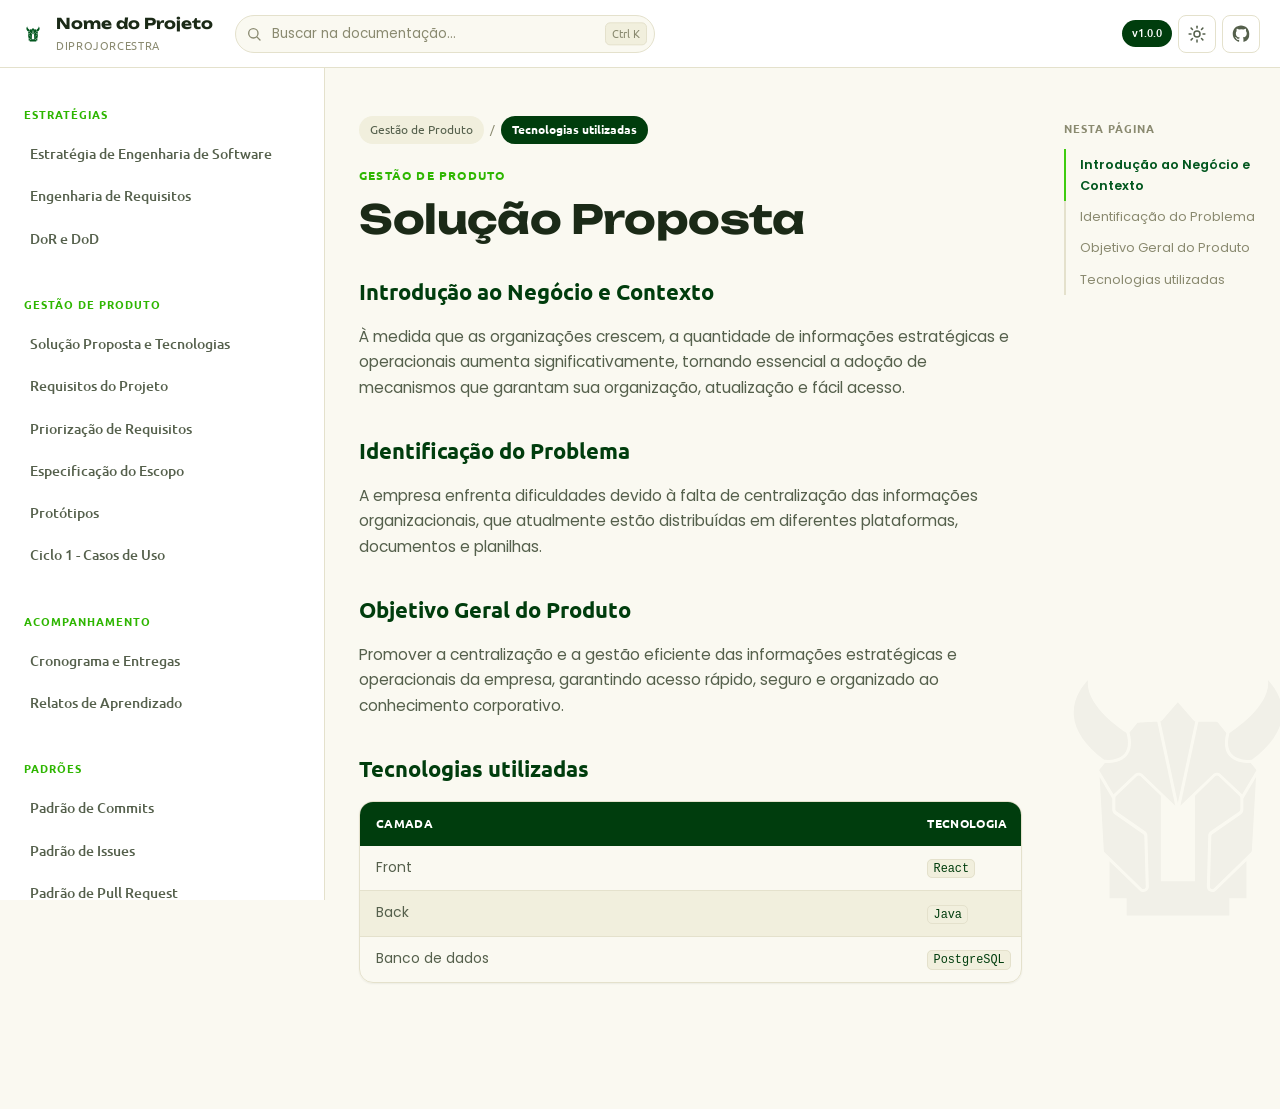
<file: docs/index.html>
<!DOCTYPE html>
<html lang="pt-BR" data-theme="light">

<head>
  <meta charset="UTF-8">
  <meta name="viewport" content="width=device-width, initial-scale=1.0">
  <script>
    (function () {
      try {
        var saved = localStorage.getItem('docs-theme');
        if (saved === 'dark' || saved === 'light') {
          document.documentElement.setAttribute('data-theme', saved);
        } else if (window.matchMedia && window.matchMedia('(prefers-color-scheme: dark)').matches) {
          document.documentElement.setAttribute('data-theme', 'dark');
        }
      } catch (e) { }
    })();
  </script>
  <title>Documentação do Projeto — DiProjOrcestra</title>
  <link rel="preconnect" href="https://fonts.googleapis.com">
  <link rel="preconnect" href="https://fonts.gstatic.com" crossorigin>
  <link
    href="https://fonts.googleapis.com/css2?family=Poppins:ital,wght@0,300;0,400;0,500;0,600;0,700;1,400&family=Ubuntu:wght@400;500;700&family=Unbounded:wght@400;600;700;800&display=swap"
    rel="stylesheet">
  <link rel="stylesheet" href="css/style.css">
</head>

<body data-page="tecnologias">
  <svg class="watermark" viewBox="0 0 1786 1786" xmlns="http://www.w3.org/2000/svg" aria-hidden="true">
    <path
      d="M747.206 1290.27C751.078 1288.57 753.364 1285.07 753.325 1280.82L747.08 1059.87C746.997 1056.54 745.376 1053.5 742.669 1051.63L617.478 964.644C611.112 960.233 607.322 952.989 607.322 945.21V895.638L552.093 802.536L570.449 1123.71C570.575 1126.38 571.696 1128.83 573.569 1130.62L735.968 1288.19C739.049 1291.19 743.251 1291.94 747.206 1290.23" />
    <path
      d="M614.732 876.412L706.378 789.716C715.574 781.02 729.932 781.102 739.049 789.885L882.01 927.935L803.639 561.145C765.936 562.183 725.73 564.182 717.364 566.099L682.612 608.717C694.102 652.582 690.147 686.462 670.709 709.394C647.568 736.694 608.574 741.104 585.846 741.104C581.561 741.104 577.898 740.939 574.986 740.774L552.801 767.991C551.428 769.656 550.763 771.737 550.637 773.902L612.815 878.659C613.441 877.907 614.023 877.116 614.732 876.412Z" />
    <path
      d="M969.285 559.815C968.993 559.728 968.785 559.519 968.494 559.398C967.329 558.937 966.247 558.316 965.165 557.69C964.665 557.399 964.126 557.107 963.626 556.773C962.088 555.691 960.671 554.487 959.424 553.027L893.083 476.451L826.906 552.823C825.659 554.278 824.242 555.486 822.704 556.569C822.204 556.899 821.704 557.151 821.205 557.442C820.123 558.107 818.997 558.689 817.793 559.189C817.541 559.315 817.294 559.48 817.042 559.563L893.204 915.95L969.285 559.815Z" />
    <path
      d="M1179 945.21C1179 952.95 1175.22 960.233 1168.85 964.644L1043.66 1051.63C1040.95 1053.5 1039.33 1056.58 1039.25 1059.83L1033.01 1280.91C1032.92 1285.15 1035.21 1288.77 1039.16 1290.48C1040.16 1290.9 1041.16 1291.19 1042.16 1291.31C1045.16 1291.69 1048.07 1290.69 1050.4 1288.44L1212.8 1130.87C1214.67 1129.04 1215.76 1126.63 1215.88 1124.01L1234.23 802.536L1179 895.638V945.21Z" />
    <path
      d="M1233.49 768.161L1211.22 740.857C1208.55 741.022 1205.35 741.105 1201.73 741.105C1178.96 741.105 1140.01 736.694 1116.87 709.394C1097.64 686.671 1093.52 653.248 1104.59 610.091L1067.84 564.974C1065.89 562.562 1063.01 561.188 1059.89 561.188H982.687L904.234 928.183L1047.28 790.094C1051.86 785.679 1057.77 783.432 1063.68 783.432C1069.51 783.432 1075.37 785.596 1079.91 789.925L1171.56 876.617C1172.26 877.286 1172.8 878.034 1173.43 878.781L1235.65 773.902C1235.48 771.82 1234.86 769.826 1233.52 768.161" />
    <path
      d="M1285.97 379.812C1301.28 487.937 1140.09 596.062 1118.49 610.008C1107.46 650.458 1110.38 680.964 1127.15 700.737C1146.92 724.082 1182.34 727.707 1202.27 727.707C1208.93 727.707 1213.84 727.29 1215.92 727.081C1298.87 664.694 1343.32 599.226 1347.98 532.593C1353.06 460.342 1309.15 404.156 1285.97 379.812Z" />
    <path
      d="M501.652 379.812C478.429 404.156 434.52 460.342 439.6 532.593C444.302 599.226 488.711 664.694 571.657 727.081C573.739 727.29 578.649 727.663 585.307 727.663C605.241 727.663 640.662 724.043 660.47 700.694C677.245 680.925 680.156 650.375 669.127 609.964C647.529 596.062 486.338 487.937 501.652 379.812Z" />
    <path
      d="M722.609 795.378C720.071 795.378 717.529 796.334 715.574 798.207L623.931 884.899C621.889 886.816 620.724 889.519 620.724 892.352V943.749C620.724 947.121 622.35 950.285 625.135 952.158L750.326 1039.14C756.528 1043.43 760.317 1050.51 760.482 1058.04L766.727 1278.99C766.766 1280.24 766.683 1281.49 766.518 1282.66C765.519 1290.98 760.4 1297.97 752.49 1301.43C749.37 1302.8 746.08 1303.46 742.878 1303.46C736.924 1303.46 731.14 1301.14 726.564 1296.72L595.254 1169.33V1331.56H669.879V1406.18H1117.7V1331.56H1192.32V1168.08L1059.68 1296.76C1055.1 1301.17 1049.32 1303.51 1043.37 1303.51H1043.33C1040.12 1303.51 1036.88 1302.84 1033.75 1301.47C1024.81 1297.55 1019.36 1289.07 1019.56 1279.28L1025.85 1058.2C1026.01 1050.71 1029.8 1043.63 1036 1039.35L1161.19 952.366C1163.94 950.45 1165.61 947.286 1165.61 943.958V892.557C1165.61 889.727 1164.44 887.024 1162.4 885.108L1070.75 798.416C1068.76 796.543 1066.26 795.587 1063.72 795.587C1061.18 795.587 1058.6 796.543 1056.6 798.459L968.246 883.735H968.411L967.955 1256.44H819.167V884.608L729.728 798.29C727.729 796.377 725.191 795.421 722.609 795.421V795.378Z" />
  </svg>

  <!-- ============================== HEADER ============================== -->
  <header class="topbar">
    <button class="nav-toggle" id="navToggle" aria-label="Abrir navegação" aria-expanded="false">
      <svg viewBox="0 0 24 24" fill="none" stroke="currentColor" stroke-width="2" stroke-linecap="round">
        <line x1="4" y1="7" x2="20" y2="7" />
        <line x1="4" y1="12" x2="20" y2="12" />
        <line x1="4" y1="17" x2="20" y2="17" />
      </svg>
    </button>

    <a href="index.html" class="brand">
      <svg class="logo-mark" viewBox="0 0 1786 1786" xmlns="http://www.w3.org/2000/svg" aria-hidden="true">
        <path
          d="M747.206 1290.27C751.078 1288.57 753.364 1285.07 753.325 1280.82L747.08 1059.87C746.997 1056.54 745.376 1053.5 742.669 1051.63L617.478 964.644C611.112 960.233 607.322 952.989 607.322 945.21V895.638L552.093 802.536L570.449 1123.71C570.575 1126.38 571.696 1128.83 573.569 1130.62L735.968 1288.19C739.049 1291.19 743.251 1291.94 747.206 1290.23" />
        <path
          d="M614.732 876.412L706.378 789.716C715.574 781.02 729.932 781.102 739.049 789.885L882.01 927.935L803.639 561.145C765.936 562.183 725.73 564.182 717.364 566.099L682.612 608.717C694.102 652.582 690.147 686.462 670.709 709.394C647.568 736.694 608.574 741.104 585.846 741.104C581.561 741.104 577.898 740.939 574.986 740.774L552.801 767.991C551.428 769.656 550.763 771.737 550.637 773.902L612.815 878.659C613.441 877.907 614.023 877.116 614.732 876.412Z" />
        <path
          d="M969.285 559.815C968.993 559.728 968.785 559.519 968.494 559.398C967.329 558.937 966.247 558.316 965.165 557.69C964.665 557.399 964.126 557.107 963.626 556.773C962.088 555.691 960.671 554.487 959.424 553.027L893.083 476.451L826.906 552.823C825.659 554.278 824.242 555.486 822.704 556.569C822.204 556.899 821.704 557.151 821.205 557.442C820.123 558.107 818.997 558.689 817.793 559.189C817.541 559.315 817.294 559.48 817.042 559.563L893.204 915.95L969.285 559.815Z" />
        <path
          d="M1179 945.21C1179 952.95 1175.22 960.233 1168.85 964.644L1043.66 1051.63C1040.95 1053.5 1039.33 1056.58 1039.25 1059.83L1033.01 1280.91C1032.92 1285.15 1035.21 1288.77 1039.16 1290.48C1040.16 1290.9 1041.16 1291.19 1042.16 1291.31C1045.16 1291.69 1048.07 1290.69 1050.4 1288.44L1212.8 1130.87C1214.67 1129.04 1215.76 1126.63 1215.88 1124.01L1234.23 802.536L1179 895.638V945.21Z" />
        <path
          d="M1233.49 768.161L1211.22 740.857C1208.55 741.022 1205.35 741.105 1201.73 741.105C1178.96 741.105 1140.01 736.694 1116.87 709.394C1097.64 686.671 1093.52 653.248 1104.59 610.091L1067.84 564.974C1065.89 562.562 1063.01 561.188 1059.89 561.188H982.687L904.234 928.183L1047.28 790.094C1051.86 785.679 1057.77 783.432 1063.68 783.432C1069.51 783.432 1075.37 785.596 1079.91 789.925L1171.56 876.617C1172.26 877.286 1172.8 878.034 1173.43 878.781L1235.65 773.902C1235.48 771.82 1234.86 769.826 1233.52 768.161" />
        <path
          d="M1285.97 379.812C1301.28 487.937 1140.09 596.062 1118.49 610.008C1107.46 650.458 1110.38 680.964 1127.15 700.737C1146.92 724.082 1182.34 727.707 1202.27 727.707C1208.93 727.707 1213.84 727.29 1215.92 727.081C1298.87 664.694 1343.32 599.226 1347.98 532.593C1353.06 460.342 1309.15 404.156 1285.97 379.812Z" />
        <path
          d="M501.652 379.812C478.429 404.156 434.52 460.342 439.6 532.593C444.302 599.226 488.711 664.694 571.657 727.081C573.739 727.29 578.649 727.663 585.307 727.663C605.241 727.663 640.662 724.043 660.47 700.694C677.245 680.925 680.156 650.375 669.127 609.964C647.529 596.062 486.338 487.937 501.652 379.812Z" />
        <path
          d="M722.609 795.378C720.071 795.378 717.529 796.334 715.574 798.207L623.931 884.899C621.889 886.816 620.724 889.519 620.724 892.352V943.749C620.724 947.121 622.35 950.285 625.135 952.158L750.326 1039.14C756.528 1043.43 760.317 1050.51 760.482 1058.04L766.727 1278.99C766.766 1280.24 766.683 1281.49 766.518 1282.66C765.519 1290.98 760.4 1297.97 752.49 1301.43C749.37 1302.8 746.08 1303.46 742.878 1303.46C736.924 1303.46 731.14 1301.14 726.564 1296.72L595.254 1169.33V1331.56H669.879V1406.18H1117.7V1331.56H1192.32V1168.08L1059.68 1296.76C1055.1 1301.17 1049.32 1303.51 1043.37 1303.51H1043.33C1040.12 1303.51 1036.88 1302.84 1033.75 1301.47C1024.81 1297.55 1019.36 1289.07 1019.56 1279.28L1025.85 1058.2C1026.01 1050.71 1029.8 1043.63 1036 1039.35L1161.19 952.366C1163.94 950.45 1165.61 947.286 1165.61 943.958V892.557C1165.61 889.727 1164.44 887.024 1162.4 885.108L1070.75 798.416C1068.76 796.543 1066.26 795.587 1063.72 795.587C1061.18 795.587 1058.6 796.543 1056.6 798.459L968.246 883.735H968.411L967.955 1256.44H819.167V884.608L729.728 798.29C727.729 796.377 725.191 795.421 722.609 795.421V795.378Z" />
      </svg>
      <span>
        Nome do Projeto
        <small>DiProjOrcestra</small>
      </span>
    </a>

    <div class="search-box">
      <svg class="icon-search" viewBox="0 0 24 24" fill="none" stroke="currentColor" stroke-width="2"
        stroke-linecap="round">
        <circle cx="11" cy="11" r="7" />
        <line x1="21" y1="21" x2="16.65" y2="16.65" />
      </svg>
      <input type="text" id="searchInput" placeholder="Buscar na documentação…" autocomplete="off">
      <span class="search-kbd">Ctrl K</span>
    </div>

    <div class="topbar-actions">
      <span class="badge-version">v1.0.0</span>
      <button class="icon-btn theme-toggle" id="themeToggle" aria-label="Alternar tema claro/escuro">
        <svg class="i-sun" viewBox="0 0 24 24" fill="none" stroke="currentColor" stroke-width="2"
          stroke-linecap="round">
          <circle cx="12" cy="12" r="4" />
          <line x1="12" y1="1.5" x2="12" y2="4" />
          <line x1="12" y1="20" x2="12" y2="22.5" />
          <line x1="4.2" y1="4.2" x2="6" y2="6" />
          <line x1="18" y1="18" x2="19.8" y2="19.8" />
          <line x1="1.5" y1="12" x2="4" y2="12" />
          <line x1="20" y1="12" x2="22.5" y2="12" />
          <line x1="4.2" y1="19.8" x2="6" y2="18" />
          <line x1="18" y1="6" x2="19.8" y2="4.2" />
        </svg>
        <svg class="i-moon" viewBox="0 0 24 24" fill="none" stroke="currentColor" stroke-width="2"
          stroke-linecap="round">
          <path d="M20 14.5A8.5 8.5 0 1 1 9.5 4a6.8 6.8 0 0 0 10.5 10.5Z" />
        </svg>
      </button>
      <a class="icon-btn" href="https://github.com/DiProjOrcestra/template-padronizacao-projetos" target="_blank" rel="noopener noreferrer" aria-label="Repositório no GitHub">
        <svg viewBox="0 0 24 24" fill="currentColor">
          <path
            d="M12 .5C5.73.5.98 5.24.98 11.5c0 5.02 3.26 9.28 7.78 10.78.57.1.78-.25.78-.55v-1.94c-3.17.69-3.84-1.36-3.84-1.36-.52-1.32-1.27-1.68-1.27-1.68-1.04-.71.08-.7.08-.7 1.15.08 1.75 1.18 1.75 1.18 1.02 1.75 2.68 1.25 3.33.95.1-.74.4-1.25.72-1.54-2.53-.29-5.19-1.27-5.19-5.63 0-1.24.44-2.26 1.17-3.05-.12-.29-.51-1.46.11-3.04 0 0 .96-.31 3.14 1.16a10.9 10.9 0 0 1 5.72 0c2.18-1.47 3.13-1.16 3.13-1.16.63 1.58.23 2.75.12 3.04.73.79 1.17 1.81 1.17 3.05 0 4.37-2.67 5.33-5.21 5.61.41.36.77 1.06.77 2.14v3.17c0 .3.21.66.79.55A11.02 11.02 0 0 0 23.02 11.5C23.02 5.24 18.27.5 12 .5Z" />
        </svg>
      </a>
    </div>
  </header>

  <!-- ======================= COMMAND PALETTE (Ctrl+K) ======================= -->
  <div class="overlay" id="paletteOverlay">
    <div class="palette">
      <input type="text" id="paletteInput" placeholder="Digite para buscar páginas…" autocomplete="off">
      <div class="palette-results" id="paletteResults"></div>
    </div>
  </div>

  <!-- ====== SIDEBAR ====== -->
  <aside class="sidebar" id="sidebar">
    <nav aria-label="Navegação da documentação">
      <div class="nav-group">

        <p class="nav-group-title">Estratégias</p>
        <ul class="nav-list">
          <li>
            <a class="nav-link" data-page="estrategia-engenharia" href="estrategias/estrategia-engenharia.html">
              Estratégia de Engenharia de Software
            </a>
          </li>
          <li>
            <a class="nav-link" data-page="estrategia-requisitos" href="estrategias/engenharia-requisitos.html">
              Engenharia de Requisitos
            </a>
          </li>
          <li>
            <a class="nav-link" data-page="dor-dod" href="estrategias/dor-dod.html">
              DoR e DoD
            </a>
          </li>
        </ul>

        <p class="nav-group-title">Gestão de Produto</p>
        <ul class="nav-list">
          <li>
            <a class="nav-link active" data-page="solucao" href="index.html">
              Solução Proposta e Tecnologias
            </a>
          </li>
          <li>
            <a class="nav-link" data-page="requisitos" href="gestao/requisitos.html">
              Requisitos do Projeto
            </a>
          </li>
          <li>
            <a class="nav-link" data-page="priorizacao" href="gestao/priorizacao.html">
              Priorização de Requisitos
            </a>
          </li>
          <li>
            <a class="nav-link" data-page="escopo" href="gestao/escopo.html">
              Especificação do Escopo
            </a>
          </li>
          <li>
            <a class="nav-link" data-page="prototipos" href="gestao/figma.html">
              Protótipos
            </a>
          </li>
          <li>
            <a class="nav-link" data-page="casos" href="gestao/casos.html">
              Ciclo 1 - Casos de Uso
            </a>
          </li>
        </ul>

        <p class="nav-group-title">Acompanhamento</p>
        <ul class="nav-list">
          <li>
            <a class="nav-link" data-page="cronograma" href="acompanhamento/cronograma.html">
              Cronograma e Entregas
            </a>
          </li>
          <li>
            <a class="nav-link" data-page="relatos" href="acompanhamento/relatos.html">
              Relatos de Aprendizado
            </a>
          </li>
        </ul>

        <p class="nav-group-title">Padrões</p>
        <ul class="nav-list">
          <li>
            <a class="nav-link" data-page="padrao-commits" href="padroes/commits.html">
              Padrão de Commits
            </a>
          </li>
          <li>
            <a class="nav-link" data-page="padrao-issues" href="padroes/issues.html">
              Padrão de Issues
            </a>
          </li>
          <li>
            <a class="nav-link" data-page="padrao-pull-requests" href="padroes/pullrequest.html">
              Padrão de Pull Request
            </a>
          </li>
          <li>
            <a class="nav-link" data-page="padrao-casos" href="padroes/casos.html">
              Template de Casos de Uso
            </a>
          </li>
        </ul>

      </div>
    </nav>
  </aside>

  <div class="main-wrap">
    <div class="shell">

      <!-- ============================== CONTEÚDO ============================== -->
      <main class="content">
        <div class="content-inner">

          <p class="breadcrumb">
            <a href="index.html">Gestão de Produto</a><span class="sep">/</span>
            <span class="current">Tecnologias utilizadas</span>
          </p>

          <p class="eyebrow">Gestão de Produto</p>
          <h1 class="page-title">Solução Proposta</h1>

          <div class="prose">

            <h2 id="introducao-ao-negocio-e-contexto">Introdução ao Negócio e Contexto</h2>
            <p>À medida que as organizações crescem, a quantidade de informações estratégicas e operacionais aumenta
              significativamente, tornando essencial a adoção de mecanismos que garantam sua organização, atualização e
              fácil acesso.</p>

            <h2 id="identificacao-do-problema">Identificação do Problema</h2>
            <p>A empresa enfrenta dificuldades devido à falta de centralização das informações organizacionais, que
              atualmente estão distribuídas em diferentes plataformas, documentos e planilhas.</p>

            <h2 id="objetivo-geral-do-produto">Objetivo Geral do Produto</h2>
            <p>Promover a centralização e a gestão eficiente das informações estratégicas e operacionais da empresa,
              garantindo acesso rápido, seguro e organizado ao conhecimento corporativo.</p>

            <h2 id="tecnologias-utilizadas">Tecnologias utilizadas</h2>

            <div class="table-wrap">
              <table>
                <thead>
                  <tr>
                    <th>Camada</th>
                    <th>Tecnologia</th>
                  </tr>
                </thead>
                <tbody>
                  <tr>
                    <td>Front</td>
                    <td><code>React</code></td>
                  </tr>
                  <tr>
                    <td>Back</td>
                    <td><code>Java</code></td>
                  </tr>
                  <tr>
                    <td>Banco de dados</td>
                    <td><code>PostgreSQL</code></td>
                  </tr>
                </tbody>
              </table>
            </div>

          </div>

        </div>
      </main>

      <!-- ============================== TOC ============================== -->
      <aside class="toc">
        <p class="toc-title">Nesta página</p>
        <ul class="toc-list" id="tocList"></ul>
      </aside>

    </div>
  </div>

  <div class="toast" id="toast">
    <svg viewBox="0 0 24 24" fill="none" stroke="currentColor" stroke-width="2" stroke-linecap="round">
      <path d="M20 6 9 17l-5-5" />
    </svg>
    <span id="toastMsg">Copiado!</span>
  </div>

  <script src="js/script.js"></script>
</body>

</html>
</file>
<file: docs/css/style.css>
/* ==========================================================================
   TOKENS
   Regra de uso das cores:
   - verde-escuro (deep)  -> texto de destaque, títulos ativos, cabeçalho de tabela
   - verde-institucional (primary) -> links, ícones, estados ativos
   - verde-médio (mid)   -> hover states, bordas de destaque discretas
   - verde-brilhante (bright) -> ÚNICO acento "vivo": foco, seleção, um detalhe por bloco
   - creme -> superfície de fundo, nunca texto
   ========================================================================== */
:root {
  --brand-deep: #003d0d;
  --brand-primary: #01571e;
  --brand-mid: #2eb600;
  --brand-bright: #3fcc10;
  --brand-cream: #FFFBDC;

  --font-display: 'Unbounded', sans-serif;
  --font-heading: 'Ubuntu', sans-serif;
  --font-body: 'Poppins', sans-serif;
  --font-mono: 'SFMono-Regular', Consolas, 'Liberation Mono', Menlo, monospace;

  --radius-sm: 8px;
  --radius-md: 14px;
  --radius-lg: 20px;

  --header-h: 68px;
  --sidebar-w: 325px;
  --toc-w: 224px;
  --gutter: 34px;

  --ease: cubic-bezier(.22, .61, .36, 1);
}

/* claro: fundo neutro (quase branco), creme reservado para painéis/realces —
   isso evita que o creme compita com o texto e mantém o verde como cor de ação.
   --fill-strong  = preenchimento sólido (badge, pílula ativa, cabeçalho de tabela)
   --text-strong  = cor de texto de destaque (títulos, rótulos)                    */
[data-theme="light"] {
  --bg: #FAF9F1;
  --bg-panel: var(--brand-cream);
  --surface: #ffffff;
  --surface-alt: #F1EFDD;
  --border: #E4E1CC;
  --text: #1B2A17;
  --text-dim: #55604C;
  --text-faint: #8A8A70;
  --accent: var(--brand-primary);
  --accent-soft: var(--brand-mid);
  --accent-live: var(--brand-bright);
  --fill-strong: var(--brand-deep);
  --text-strong: var(--brand-deep);
  --link: var(--brand-primary);
  --on-fill: #ffffff;
  --nav-active-bg: color-mix(in srgb, var(--brand-mid) 16%, var(--surface));
  --nav-active-text: var(--brand-deep);
  --code-bg: #0d2510;
  --code-text: #d9f7d6;
  --shadow-sm: 0 1px 2px rgba(20, 40, 10, .06);
  --shadow-md: 0 10px 28px -14px rgba(20, 45, 10, .22);
  --scrim: rgba(20, 32, 15, .45);
}

/* escuro: base neutra em tons de #1b1b1b (não verde) — o verde some para segundo
   plano e passa a marcar só o que precisa de destaque: títulos, links, foco e um
   único "pop" vivo. Preenchimentos grandes (badge, pílula ativa, tabela) usam
   cinza-chumbo em vez de verde, para não cansar a leitura em blocos extensos. */
[data-theme="dark"] {
  --bg: #1b1b1b;
  --bg-panel: #212121;
  --surface: #242424;
  --surface-alt: #2c2c2c;
  --border: #3a3a3a;
  --text: #ECECE6;
  --text-dim: #B7B7AF;
  --text-faint: #82827A;
  --accent: #55b53d;
  --accent-soft: #47473f;
  --accent-live: var(--brand-bright);
  --fill-strong: #333333;
  --text-strong: #6bdc4b;
  --link: #6bdc4b;
  --on-fill: #ECECE6;
  --nav-active-bg: var(--fill-strong);
  --nav-active-text: var(--on-fill);
  --code-bg: #161616;
  --code-text: #D8D8D2;
  --shadow-sm: 0 1px 2px rgba(0, 0, 0, .4);
  --shadow-md: 0 16px 36px -16px rgba(0, 0, 0, .7);
  --scrim: rgba(0, 0, 0, .6);
}

*,
*::before,
*::after {
  box-sizing: border-box;
}

html {
  scroll-behavior: smooth;
}

body {
  margin: 0;
  background: var(--bg);
  color: var(--text);
  font-family: var(--font-body);
  font-size: 15.5px;
  line-height: 1.65;
  -webkit-font-smoothing: antialiased;
  transition: background .35s var(--ease), color .35s var(--ease);
}

img,
svg {
  display: block;
  max-width: 100%;
}

a {
  color: var(--link);
  text-decoration: none;
}

a:hover {
  text-decoration: underline;
}

button {
  font-family: inherit;
}

::selection {
  background: var(--accent-live);
  color: #04220a;
}

a:focus-visible,
button:focus-visible,
input:focus-visible {
  outline: 2px solid var(--accent-live);
  outline-offset: 2px;
  border-radius: 4px;
}

@media (prefers-reduced-motion: reduce) {
  * {
    animation-duration: .001ms !important;
    transition-duration: .001ms !important;
    scroll-behavior: auto !important;
  }
}

/* ==========================================================================
   LOGO — herda currentColor, se adapta ao tema
   ========================================================================== */
.logo-mark {
  color: var(--brand-primary);
}

[data-theme="dark"] .logo-mark {
  color: var(--accent-live);
}

.logo-mark path {
  fill: currentColor;
}

/* ==========================================================================
   HEADER
   ========================================================================== */
.topbar {
  position: sticky;
  top: 0;
  z-index: 40;
  height: var(--header-h);
  display: flex;
  align-items: center;
  gap: 14px;
  padding: 0 20px;
  background: var(--surface);
  border-bottom: 1px solid var(--border);
}

.brand {
  display: flex;
  align-items: center;
  gap: 10px;
  font-family: var(--font-display);
  font-weight: 700;
  font-size: 15px;
  color: var(--text);
  white-space: nowrap;
}

.brand .logo-mark {
  width: 26px;
  height: 26px;
  flex: none;
}

.brand small {
  display: block;
  font-family: var(--font-heading);
  font-weight: 400;
  font-size: 10.5px;
  color: var(--text-faint);
  letter-spacing: .06em;
  text-transform: uppercase;
}

.nav-toggle {
  display: none;
  width: 36px;
  height: 36px;
  border-radius: var(--radius-sm);
  border: 1px solid var(--border);
  background: var(--surface);
  color: var(--text);
  cursor: pointer;
  align-items: center;
  justify-content: center;
}

.nav-toggle svg {
  width: 18px;
  height: 18px;
}

.search-box {
  flex: 1;
  max-width: 420px;
  margin-left: 8px;
  position: relative;
}

.search-box input {
  width: 100%;
  height: 38px;
  padding: 0 40px 0 36px;
  border-radius: 999px;
  border: 1px solid var(--border);
  background: var(--bg);
  color: var(--text);
  font-family: var(--font-body);
  font-size: 13.5px;
  transition: border-color .2s var(--ease), box-shadow .2s var(--ease);
}

.search-box input::placeholder {
  color: var(--text-faint);
}

.search-box input:focus {
  border-color: var(--accent-soft);
  box-shadow: 0 0 0 3px color-mix(in srgb, var(--accent-live) 22%, transparent);
  outline: none;
}

.search-box svg.icon-search {
  position: absolute;
  left: 11px;
  top: 50%;
  transform: translateY(-50%);
  width: 16px;
  height: 16px;
  color: var(--text-faint);
  pointer-events: none;
}

.search-kbd {
  position: absolute;
  right: 8px;
  top: 50%;
  transform: translateY(-50%);
  font-family: var(--font-heading);
  font-size: 10.5px;
  color: var(--text-faint);
  border: 1px solid var(--border);
  border-radius: 5px;
  padding: 2px 6px;
  background: var(--surface-alt);
  pointer-events: none;
}

.topbar-actions {
  display: flex;
  align-items: center;
  gap: 6px;
  margin-left: auto;
}

.icon-btn {
  width: 38px;
  height: 38px;
  border-radius: var(--radius-sm);
  border: 1px solid var(--border);
  background: var(--surface);
  color: var(--text-dim);
  display: flex;
  align-items: center;
  justify-content: center;
  cursor: pointer;
  transition: color .2s var(--ease), border-color .2s var(--ease), transform .15s var(--ease);
}

.icon-btn:hover {
  color: var(--accent);
  border-color: var(--accent-soft);
}

.icon-btn:active {
  transform: scale(.94);
}

.icon-btn svg {
  width: 18px;
  height: 18px;
}

.theme-toggle {
  position: relative;
}

.theme-toggle .i-sun,
.theme-toggle .i-moon {
  position: absolute;
  inset: 0;
  margin: auto;
  transition: opacity .25s var(--ease), transform .4s var(--ease);
}

[data-theme="light"] .theme-toggle .i-moon {
  opacity: 0;
  transform: rotate(-60deg) scale(.5);
}

[data-theme="light"] .theme-toggle .i-sun {
  opacity: 1;
  transform: rotate(0) scale(1);
}

[data-theme="dark"] .theme-toggle .i-sun {
  opacity: 0;
  transform: rotate(60deg) scale(.5);
}

[data-theme="dark"] .theme-toggle .i-moon {
  opacity: 1;
  transform: rotate(0) scale(1);
}

.badge-version {
  font-family: var(--font-heading);
  font-size: 11px;
  font-weight: 500;
  color: var(--on-fill);
  background: var(--fill-strong);
  padding: 4px 10px;
  border-radius: 999px;
  white-space: nowrap;
}

/* ==========================================================================
   LAYOUT SHELL
   A sidebar fica fixa e colada à borda esquerda da JANELA (não do container
   centralizado). O restante da página (conteúdo + sumário) é empurrado por
   "main-wrap" e depois centralizado dentro do espaço que sobra.
   ========================================================================== */
.main-wrap {
  margin-left: var(--sidebar-w);
}

.shell {
  display: grid;
  grid-template-columns: minmax(0, 1fr) var(--toc-w);
  max-width: 1180px;
  margin: 0 auto;
}

/* SIDEBAR — painel branco com itens em "pílula"; um único preenchimento
   sólido marca o item ativo, em vez de várias cores competindo entre si.
   Lista apenas PÁGINAS da documentação (não os tópicos da página atual —
   esses ficam só no sumário à direita, evitando duplicidade). */
.sidebar {
  position: fixed;
  left: 0;
  top: var(--header-h);
  z-index: 30;
  width: var(--sidebar-w);
  height: calc(100vh - var(--header-h));
  overflow-y: auto;
  background: var(--surface);
  border-right: 1px solid var(--border);
  padding: 26px 16px 40px;
  scrollbar-width: thin;
}

.sidebar::-webkit-scrollbar {
  width: 8px;
}

.sidebar::-webkit-scrollbar-thumb {
  background: var(--border);
  border-radius: 8px;
}

.nav-group {
  margin-bottom: 24px;
}

.nav-group-title {
  font-family: var(--font-heading);
  font-weight: 700;
  font-size: 11px;
  letter-spacing: .09em;
  text-transform: uppercase;
  color: var(--brand-mid);
  padding: 0 8px;
}

.nav-list {
  list-style: none;
  margin: 0;
  padding: 0;
  display: flex;
  flex-direction: column;
  gap: 2px;
  margin-bottom: 36px;
}

.nav-link {
  display: block;
  padding: 9px 14px;
  border-radius: 999px;
  font-family: var(--font-heading);
  font-size: 13.5px;
  font-weight: 500;
  color: var(--text-dim);
  transition: background .16s var(--ease), color .16s var(--ease);
}

.nav-link:hover {
  background: var(--surface-alt);
  color: var(--text);
  text-decoration: none;
}

.nav-link.active {
  background: var(--nav-active-bg);
  color: var(--nav-active-text);
  font-weight: 600;
}

.nav-link[hidden] {
  display: none;
}

/* NAV DROPDOWN — grupo colapsável dentro da barra lateral (ex.: Atas de Reunião).
   Usa <details>/<summary> nativos: acessível por teclado e sem depender de JS. */
.nav-dropdown {
  display: block;
}

.nav-details {
  margin: 0;
}

.nav-details>summary.nav-dropdown-summary {
  display: flex;
  align-items: center;
  justify-content: space-between;
  gap: 8px;
  cursor: pointer;
  list-style: none;
}

.nav-details>summary.nav-dropdown-summary::-webkit-details-marker {
  display: none;
}

.nav-details>summary.nav-dropdown-summary::marker {
  content: none;
}

.nav-dropdown-chevron {
  flex: none;
  width: 14px;
  height: 14px;
  color: var(--text-faint);
  transition: transform .2s var(--ease), color .2s var(--ease);
}

.nav-details[open]>summary.nav-dropdown-summary .nav-dropdown-chevron {
  transform: rotate(180deg);
}

.nav-details>summary.nav-dropdown-summary:hover .nav-dropdown-chevron {
  color: var(--text);
}

.nav-sublist {
  list-style: none;
  margin: 2px 0 2px 14px;
  padding: 0 0 0 12px;
  display: flex;
  flex-direction: column;
  gap: 2px;
  border-left: 1px solid var(--border);
}

.nav-sublist .nav-link.nav-sublink {
  font-size: 12.8px;
  padding: 7px 12px;
}

/* MAIN CONTENT */
.content {
  min-width: 0;
  padding: 0 var(--gutter) 100px;
}

.content-inner {
  max-width: 740px;
  margin: 0 auto;
  padding-top: 36px;
}

/* breadcrumb em formato de "chips", como referência de navegação contextual */
.breadcrumb {
  display: flex;
  align-items: center;
  gap: 6px;
  flex-wrap: wrap;
  font-family: var(--font-heading);
  font-size: 12px;
  margin-bottom: 22px;
}

.breadcrumb a {
  color: var(--text-dim);
  padding: 4px 11px;
  border-radius: 999px;
  background: var(--surface-alt);
  transition: background .16s var(--ease), color .16s var(--ease);
}

.breadcrumb a:hover {
  background: var(--surface-alt);
  color: var(--text);
  text-decoration: none;
}

.breadcrumb .sep {
  color: var(--text-faint);
}

.breadcrumb .current {
  color: var(--on-fill);
  background: var(--fill-strong);
  padding: 4px 11px;
  border-radius: 999px;
  font-weight: 600;
}

.eyebrow {
  font-family: var(--font-heading);
  font-size: 12px;
  font-weight: 700;
  letter-spacing: .1em;
  text-transform: uppercase;
  color: var(--brand-mid);
  margin: 0 0 10px;
}

/* Título e parágrafo compartilham a MESMA origem horizontal — nenhum
   elemento (âncora, ícone, marcador) empurra o texto do título para a direita */
h1.page-title {
  font-family: var(--font-display);
  font-weight: 700;
  font-size: clamp(28px, 4vw, 40px);
  line-height: 1.15;
  letter-spacing: -.01em;
  margin: 0 0 14px;
  color: var(--text);
}

.lead {
  font-size: 16.5px;
  color: var(--text-dim);
  max-width: 60ch;
  margin: 0 0 28px;
}

/* Caixa de atalhos rápidos da página — pensada para "escanear" o conteúdo,
   reaproveitando os mesmos links da navegação lateral */
.quick-links {
  background: var(--bg-panel);
  border: 1px solid var(--border);
  border-radius: var(--radius-md);
  padding: 20px 22px;
  margin: 0 0 40px;
}

.quick-links p {
  font-family: var(--font-heading);
  font-weight: 700;
  font-size: 12.5px;
  text-transform: uppercase;
  letter-spacing: .08em;
  color: var(--text-strong);
  margin: 0 0 12px;
}

.quick-links ul {
  list-style: none;
  margin: 0;
  padding: 0;
  display: grid;
  grid-template-columns: 1fr 1fr;
  gap: 8px 16px;
}

.quick-links a {
  display: block;
  font-family: var(--font-heading);
  font-size: 13.5px;
  color: var(--text);
  padding: 6px 0;
}

.quick-links a:hover {
  color: var(--accent);
  text-decoration: none;
}

@media (max-width:560px) {
  .quick-links ul {
    grid-template-columns: 1fr;
  }
}

/* Headings do corpo: sem indentação, mesma margem do texto.
   A âncora "#" vive FORA da coluna de texto (posição absoluta) e só some/aparece no hover,
   então nunca desloca o início visual do título. */
.prose h2,
.prose h3 {
  position: relative;
  font-family: var(--font-heading);
  font-weight: 700;
  color: var(--text);
  scroll-margin-top: calc(var(--header-h) + 16px);
}

.prose h2 {
  font-size: 22px;
  margin: 24px 0 14px;
  padding-top: 8px;
  color: var(--text-strong);
}

.prose h3 {
  font-size: 17px;
  margin: 30px 0 10px;
}

.prose h2 .anchor,
.prose h3 .anchor {
  position: absolute;
  left: -1.3em;
  top: .1em;
  font-family: var(--font-body);
  font-weight: 400;
  color: var(--accent-live);
  opacity: 0;
  transition: opacity .15s var(--ease);
}

.prose h2:hover .anchor,
.prose h3:hover .anchor {
  opacity: 1;
}

@media (max-width:860px) {

  .prose h2 .anchor,
  .prose h3 .anchor {
    display: none;
  }
}

.prose p {
  margin: 0 0 16px;
  color: var(--text-dim);
}

.prose p strong {
  color: var(--text);
  font-weight: 600;
}

.prose ul,
.prose ol {
  margin: 0 0 18px;
  padding-left: 22px;
  color: var(--text-dim);
}

.prose li {
  margin-bottom: 6px;
}

.prose li::marker {
  color: var(--accent-soft);
}

/* CHECKLIST — usado nas páginas de DoR/DoD */
.checklist {
  list-style: none;
  margin: 0 0 26px;
  padding: 0;
  display: flex;
  flex-direction: column;
  gap: 8px;
}

.checklist li {
  margin: 0;
}

.checklist li::marker {
  content: none;
}

.checklist label {
  display: flex;
  align-items: flex-start;
  gap: 10px;
  padding: 10px 14px;
  border: 1px solid var(--border);
  border-radius: var(--radius-sm);
  background: var(--surface);
  cursor: pointer;
  transition: border-color .15s var(--ease), background .15s var(--ease);
}

.checklist label:hover {
  border-color: var(--accent-soft);
}

.checklist li.is-checked label {
  background: color-mix(in srgb, var(--brand-mid) 10%, var(--surface));
  border-color: var(--brand-mid);
}

.checklist li.is-checked span {
  color: var(--text-faint);
  text-decoration: line-through;
  text-decoration-color: var(--text-faint);
}

.checklist li.is-checked span strong {
  color: var(--text-faint);
}

.checklist input[type="checkbox"] {
  flex: none;
  width: 17px;
  height: 17px;
  margin-top: 2px;
  accent-color: var(--brand-mid);
  cursor: pointer;
}

.checklist span {
  color: var(--text-dim);
  font-size: 14px;
  line-height: 1.5;
}

.checklist span strong {
  color: var(--text);
  font-weight: 600;
}

.prose code:not(pre code) {
  font-family: var(--font-mono);
  font-size: .86em;
  background: var(--surface-alt);
  color: var(--text-strong);
  padding: .15em .45em;
  border-radius: 5px;
  border: 1px solid var(--border);
}

/* CODE BLOCKS */
.code-block {
  position: relative;
  background: var(--code-bg);
  border-radius: var(--radius-md);
  margin: 0 0 24px;
  overflow: hidden;
  box-shadow: var(--shadow-md);
}

.code-block__head {
  display: flex;
  align-items: center;
  justify-content: space-between;
  padding: 9px 14px;
  background: rgba(255, 255, 255, .04);
  border-bottom: 1px solid rgba(255, 255, 255, .06);
}

.code-block__lang {
  font-family: var(--font-heading);
  font-size: 11px;
  color: var(--brand-bright);
  letter-spacing: .06em;
  text-transform: uppercase;
}

.copy-btn {
  display: flex;
  align-items: center;
  gap: 6px;
  background: transparent;
  border: 1px solid rgba(255, 255, 255, .14);
  color: #c9f5c2;
  font-size: 11.5px;
  font-family: var(--font-heading);
  padding: 4px 9px;
  border-radius: 999px;
  cursor: pointer;
  transition: background .18s var(--ease), border-color .18s var(--ease);
}

.copy-btn:hover {
  background: rgba(255, 255, 255, .08);
  border-color: rgba(255, 255, 255, .3);
}

.copy-btn svg {
  width: 13px;
  height: 13px;
}

.code-block pre {
  margin: 0;
  padding: 16px 18px;
  overflow-x: auto;
  font-family: var(--font-mono);
  font-size: 13px;
  line-height: 1.7;
  color: var(--code-text);
}

.code-block .tok-kw {
  color: #7be05a;
}

.code-block .tok-str {
  color: #ffe28a;
}

.code-block .tok-com {
  color: #5f8a5a;
  font-style: italic;
}

.code-block .tok-fn {
  color: #8fd6ff;
}

/* No tema claro, o bloco de código deixa de ser escuro (evita um "buraco" preto
   no meio de uma página clara) e passa a usar as mesmas superfícies do resto
   da página, com um leve contraste próprio. */
[data-theme="light"] .code-block {
  background: var(--surface-alt);
  border: 1px solid var(--border);
}

[data-theme="light"] .code-block__head {
  background: #EFEBD3;
  border-bottom-color: var(--border);
}

[data-theme="light"] .code-block__lang {
  color: var(--brand-mid);
}

[data-theme="light"] .copy-btn {
  border-color: var(--border);
  color: var(--brand-deep);
}

[data-theme="light"] .copy-btn:hover {
  background: rgba(0, 61, 13, .06);
  border-color: var(--brand-mid);
}

[data-theme="light"] .code-block pre {
  color: #2A331F;
}

[data-theme="light"] .code-block .tok-kw {
  color: #0a6b1d;
}

[data-theme="light"] .code-block .tok-str {
  color: #8a5a00;
}

[data-theme="light"] .code-block .tok-com {
  color: #7c7c68;
}

[data-theme="light"] .code-block .tok-fn {
  color: #0a5fa8;
}

/* CALLOUTS — cartão com faixa de cor à esquerda; cada tipo usa UMA cor,
   sem sobrepor tons diferentes no mesmo bloco */
.callout {
  display: flex;
  gap: 12px;
  padding: 16px 18px;
  border-radius: var(--radius-md);
  margin: 0 0 22px;
  background: var(--surface);
  box-shadow: var(--shadow-sm);
  border: 1px solid var(--border);
  border-left-width: 4px;
}

.callout__icon {
  flex: none;
  width: 20px;
  height: 20px;
  margin-top: 1px;
}

.callout__body p {
  margin: 0;
  color: var(--text-dim);
  font-size: 14.5px;
}

.callout__title {
  font-family: var(--font-heading);
  font-weight: 700;
  font-size: 13.5px;
  margin: 0 0 4px;
}

.callout--note {
  border-left-color: var(--brand-mid);
}

.callout--note .callout__icon,
.callout--note .callout__title {
  color: var(--brand-mid);
}

.callout--tip {
  border-left-color: var(--text-strong);
  background: color-mix(in srgb, var(--text-strong) 6%, var(--surface));
}

.callout--tip .callout__icon,
.callout--tip .callout__title {
  color: var(--text-strong);
}

.callout--warn {
  border-left-color: #d99a2b;
}

.callout--warn .callout__icon,
.callout--warn .callout__title {
  color: #b8791e;
}

[data-theme="dark"] .callout--warn .callout__icon,
[data-theme="dark"] .callout--warn .callout__title {
  color: #e0ab49;
}

/* TABLE */
.table-wrap {
  overflow: hidden;
  overflow-x: auto;
  margin: 0 0 26px;
  border: 1px solid var(--border);
  border-radius: var(--radius-md);
  box-shadow: var(--shadow-sm);
}

table {
  width: 150%;
  border-collapse: collapse;
  font-size: 13.8px;
}

thead th {
  text-align: left;
  font-family: var(--font-heading);
  font-weight: 700;
  font-size: 12px;
  letter-spacing: .03em;
  text-transform: uppercase;
  color: var(--on-fill);
  background: var(--fill-strong);
  padding: 12px 16px;
}

tbody td {
  padding: 11px 16px;
  border-bottom: 1px solid var(--border);
  color: var(--text-dim);
}

tbody tr:last-child td {
  border-bottom: none;
}

tbody tr:nth-child(even) {
  background: var(--surface-alt);
}

tbody td code {
  font-family: var(--font-mono);
  font-size: .85em;
  color: var(--text-strong);
}

/* BADGE — Categoria FURPS+ (tabela de requisitos não-funcionais) */
.furps-badge {
  display: inline-flex;
  align-items: center;
  white-space: nowrap;
  font-family: var(--font-heading);
  font-weight: 700;
  font-size: 11.5px;
  letter-spacing: .02em;
  padding: 4px 12px;
  border-radius: 999px;
}

.furps-badge--funcionalidade {
  background: color-mix(in srgb, var(--brand-mid) 18%, var(--surface));
  color: var(--brand-primary);
}

.furps-badge--confiabilidade {
  background: color-mix(in srgb, var(--brand-primary) 14%, var(--surface));
  color: var(--brand-primary);
}

.furps-badge--usabilidade {
  background: var(--brand-cream);
  color: var(--brand-deep);
}

.furps-badge--desempenho {
  background: color-mix(in srgb, var(--brand-bright) 22%, var(--surface));
  color: var(--brand-deep);
}

.furps-badge--seguranca {
  background: color-mix(in srgb, #d99a2b 20%, var(--surface));
  color: #b8791e;
}

[data-theme="dark"] .furps-badge--funcionalidade {
  background: color-mix(in srgb, var(--brand-mid) 30%, var(--surface));
  color: #b7ecab;
}

[data-theme="dark"] .furps-badge--confiabilidade {
  background: color-mix(in srgb, var(--accent) 30%, var(--surface));
  color: #cdeec2;
}

[data-theme="dark"] .furps-badge--usabilidade {
  background: color-mix(in srgb, var(--brand-cream) 22%, var(--surface));
  color: var(--brand-cream);
}

[data-theme="dark"] .furps-badge--desempenho {
  background: color-mix(in srgb, var(--brand-bright) 30%, var(--surface));
  color: #c8ffb8;
}

[data-theme="dark"] .furps-badge--seguranca {
  background: color-mix(in srgb, #d99a2b 30%, var(--surface));
  color: #e0ab49;
}

/* BADGE — Priorização MoSCoW (tabela de priorização dos requisitos) */
.moscow-badge {
  display: inline-flex;
  align-items: center;
  white-space: nowrap;
  font-family: var(--font-heading);
  font-weight: 700;
  font-size: 11.5px;
  letter-spacing: .02em;
  padding: 4px 12px;
  border-radius: 999px;
}

.moscow-badge--must {
  background: color-mix(in srgb, var(--brand-primary) 14%, var(--surface));
  color: var(--brand-primary);
}

.moscow-badge--should {
  background: color-mix(in srgb, var(--brand-bright) 22%, var(--surface));
  color: var(--brand-deep);
}

.moscow-badge--could {
  background: var(--brand-cream);
  color: var(--brand-deep);
}

.moscow-badge--wont {
  background: color-mix(in srgb, #d99a2b 20%, var(--surface));
  color: #b8791e;
}

[data-theme="dark"] .moscow-badge--must {
  background: color-mix(in srgb, var(--accent) 30%, var(--surface));
  color: #cdeec2;
}

[data-theme="dark"] .moscow-badge--should {
  background: color-mix(in srgb, var(--brand-bright) 30%, var(--surface));
  color: #c8ffb8;
}

[data-theme="dark"] .moscow-badge--could {
  background: color-mix(in srgb, var(--brand-cream) 22%, var(--surface));
  color: var(--brand-cream);
}

[data-theme="dark"] .moscow-badge--wont {
  background: color-mix(in srgb, #d99a2b 30%, var(--surface));
  color: #e0ab49;
}

/* MVP — marcação de escopo mínimo viável (tabela de priorização dos requisitos) */
.mvp-mark {
  display: inline-flex;
  align-items: center;
  justify-content: center;
  width: 22px;
  height: 22px;
  border-radius: 999px;
  font-family: var(--font-heading);
  font-weight: 700;
  font-size: 12px;
  background: color-mix(in srgb, var(--brand-primary) 16%, var(--surface));
  color: var(--brand-primary);
}

[data-theme="dark"] .mvp-mark {
  background: color-mix(in srgb, var(--accent) 32%, var(--surface));
  color: #cdeec2;
}

.mvp-cell {
  text-align: center;
}

/* CYCLE ACCORDION — detalhamento de cada ciclo do cronograma, um <details> por ciclo.
   Só o ciclo em andamento vem aberto por padrão; os demais ficam recolhidos. */
.cycle-list {
  display: flex;
  flex-direction: column;
  gap: 14px;
  margin: 0 0 28px;
}

.cycle-details {
  border: 1px solid var(--border);
  border-radius: var(--radius-md);
  background: var(--surface);
  box-shadow: var(--shadow-sm);
  overflow: hidden;
}

.cycle-summary {
  display: flex;
  align-items: center;
  flex-wrap: wrap;
  gap: 12px 14px;
  padding: 16px 20px;
  cursor: pointer;
  list-style: none;
  scroll-margin-top: calc(var(--header-h) + 16px);
}

.cycle-summary::-webkit-details-marker {
  display: none;
}

.cycle-summary::marker {
  content: none;
}

.cycle-summary-main {
  display: flex;
  align-items: baseline;
  gap: 10px;
  flex: 1 1 auto;
  min-width: 0;
}

.cycle-index {
  font-family: var(--font-display);
  font-weight: 700;
  font-size: 15.5px;
  color: var(--text-strong);
}

.cycle-period {
  font-family: var(--font-heading);
  font-size: 12.5px;
  color: var(--text-faint);
}

.cycle-chevron {
  flex: none;
  width: 16px;
  height: 16px;
  color: var(--text-faint);
  transition: transform .2s var(--ease), color .2s var(--ease);
}

.cycle-details[open]>.cycle-summary .cycle-chevron {
  transform: rotate(180deg);
}

.cycle-summary:hover .cycle-chevron {
  color: var(--text);
}

.cycle-body {
  padding: 18px 20px 22px;
  border-top: 1px solid var(--border);
}

.cycle-body>p:first-child {
  margin-top: 0;
}

.cycle-subhead {
  font-family: var(--font-heading);
  font-weight: 700;
  font-size: 11.5px;
  letter-spacing: .06em;
  text-transform: uppercase;
  color: var(--text-faint);
  margin: 20px 0 10px;
}

.cycle-subhead:first-child {
  margin-top: 0;
}

.cycle-body .timeline {
  margin-bottom: 4px;
}

.cycle-details.is-empty .cycle-index,
.cycle-details.is-empty .cycle-period {
  color: var(--text-faint);
}

.cycle-empty-note {
  margin: 0;
  color: var(--text-faint);
  font-style: italic;
}

@media (max-width: 560px) {
  .cycle-summary {
    flex-wrap: wrap;
  }
}

/* STATUS BADGE — status de execução de um ciclo (tabela de cronograma) */
.status-badge {
  display: inline-flex;
  align-items: center;
  gap: 7px;
  white-space: nowrap;
  font-family: var(--font-heading);
  font-weight: 700;
  font-size: 11.5px;
  letter-spacing: .02em;
  padding: 5px 13px;
  border-radius: 999px;
}

.status-badge::before {
  content: "";
  flex: none;
  width: 7px;
  height: 7px;
  border-radius: 999px;
  background: currentColor;
}

.status-badge--andamento {
  background: color-mix(in srgb, var(--brand-bright) 22%, var(--surface));
  color: var(--brand-deep);
}

.status-badge--andamento::before {
  animation: status-pulse 1.8s ease-in-out infinite;
}

.status-badge--concluido {
  background: color-mix(in srgb, var(--brand-primary) 14%, var(--surface));
  color: var(--brand-primary);
}

.status-badge--planejado {
  background: var(--surface-alt);
  color: var(--text-faint);
}

.status-badge--atrasado {
  background: color-mix(in srgb, #d99a2b 20%, var(--surface));
  color: #b8791e;
}

[data-theme="dark"] .status-badge--andamento {
  background: color-mix(in srgb, var(--brand-bright) 30%, var(--surface));
  color: #c8ffb8;
}

[data-theme="dark"] .status-badge--concluido {
  background: color-mix(in srgb, var(--accent) 30%, var(--surface));
  color: #cdeec2;
}

[data-theme="dark"] .status-badge--atrasado {
  background: color-mix(in srgb, #d99a2b 30%, var(--surface));
  color: #e0ab49;
}

@keyframes status-pulse {

  0%,
  100% {
    opacity: 1;
  }

  50% {
    opacity: .35;
  }
}

@media (prefers-reduced-motion: reduce) {
  .status-badge--andamento::before {
    animation: none;
  }
}

/* UC CHIPS — casos de uso associados a uma entrega (tabela de cronograma) */
.uc-chip-group {
  display: flex;
  flex-wrap: wrap;
  gap: 6px;
}

.uc-chip {
  display: inline-flex;
  align-items: center;
  font-family: var(--font-mono);
  font-size: 11.5px;
  font-weight: 600;
  padding: 3px 9px;
  border-radius: 6px;
  background: var(--surface-alt);
  color: var(--text-strong);
  border: 1px solid var(--border);
}

/* placeholder de linha vazia/futura em tabelas (ex: próximo ciclo a definir) */
.table-placeholder-row td {
  text-align: center;
  color: var(--text-faint);
  font-style: italic;
  padding: 18px 16px;
}

/* TIMELINE — linha do tempo horizontal das fases de um ciclo (cronograma) */
.timeline {
  display: flex;
  gap: 4px;
  margin: 0 0 32px;
  padding: 4px 4px 8px;
  overflow-x: auto;
}

.timeline-step {
  position: relative;
  flex: 1 1 0;
  min-width: 152px;
  padding-right: 18px;
}

.timeline-step:not(:last-child)::after {
  content: "";
  position: absolute;
  top: 7px;
  left: 23px;
  right: -2px;
  height: 2px;
  background: var(--border);
}

.timeline-step.is-done:not(:last-child)::after {
  background: var(--brand-mid);
}

.timeline-marker {
  width: 16px;
  height: 16px;
  border-radius: 999px;
  background: var(--surface);
  border: 2px solid var(--border);
  margin-bottom: 12px;
  position: relative;
  z-index: 1;
}

.timeline-step.is-done .timeline-marker {
  background: var(--brand-mid);
  border-color: var(--brand-mid);
}

.timeline-step.is-current .timeline-marker {
  background: var(--surface);
  border-color: var(--accent-live);
  box-shadow: 0 0 0 4px color-mix(in srgb, var(--accent-live) 24%, transparent);
}

.timeline-dates {
  font-family: var(--font-heading);
  font-size: 10.5px;
  font-weight: 700;
  letter-spacing: .05em;
  text-transform: uppercase;
  color: var(--text-faint);
  margin: 0 0 4px;
}

.timeline-title {
  font-family: var(--font-heading);
  font-weight: 600;
  font-size: 13.5px;
  color: var(--text-dim);
  margin: 0;
  line-height: 1.35;
}

.timeline-step.is-done .timeline-title {
  color: var(--text);
}

.timeline-step.is-current .timeline-title {
  color: var(--text-strong);
  font-weight: 700;
}

.timeline-tag {
  display: inline-flex;
  align-items: center;
  gap: 5px;
  margin-top: 4px;
  margin-bottom: 6px;
  margin-left: -6px;
  font-family: var(--font-heading);
  font-size: 10px;
  font-weight: 700;
  text-transform: uppercase;
  letter-spacing: .05em;
  padding: 3px 9px;
  border-radius: 999px;
  background: color-mix(in srgb, var(--brand-bright) 22%, var(--surface));
  color: var(--brand-deep);
}

[data-theme="dark"] .timeline-tag {
  background: color-mix(in srgb, var(--brand-bright) 30%, var(--surface));
  color: #c8ffb8;
}

@media (max-width: 700px) {
  .timeline {
    flex-direction: column;
    gap: 20px;
    overflow-x: visible;
  }

  .timeline-step {
    min-width: 0;
    padding-right: 0;
    padding-left: 26px;
  }

  .timeline-marker {
    position: absolute;
    top: 2px;
    left: 0;
    margin-bottom: 0;
  }

  .timeline-step:not(:last-child)::after {
    top: 20px;
    left: 7px;
    right: auto;
    width: 2px;
    height: calc(100% + 4px);
  }
}

/* PREV/NEXT */
.pager {
  display: grid;
  grid-template-columns: 1fr 1fr;
  gap: 16px;
  margin-top: 56px;
}

.pager a {
  display: block;
  padding: 16px 18px;
  border: 1px solid var(--border);
  border-radius: var(--radius-md);
  background: var(--surface);
  transition: border-color .2s var(--ease), transform .2s var(--ease);
}

.pager a:hover {
  border-color: var(--accent-soft);
  transform: translateY(-2px);
  text-decoration: none;
}

.pager .dir {
  font-family: var(--font-heading);
  font-size: 11px;
  color: var(--text-faint);
  text-transform: uppercase;
  letter-spacing: .08em;
}

.pager .title {
  font-family: var(--font-heading);
  font-weight: 700;
  font-size: 14.5px;
  color: var(--text);
  margin-top: 3px;
}

.pager .next {
  text-align: right;
  grid-column: 2;
}

/* TOC */
.toc {
  position: sticky;
  top: var(--header-h);
  height: fit-content;
  max-height: calc(100vh - var(--header-h));
  overflow-y: auto;
  padding: 40px 20px 40px 8px;
}

.toc-title {
  font-family: var(--font-heading);
  font-weight: 700;
  font-size: 11px;
  letter-spacing: .09em;
  text-transform: uppercase;
  color: var(--text-faint);
  margin-bottom: 12px;
}

.toc-list {
  list-style: none;
  margin: 0;
  padding: 0;
  border-left: 2px solid var(--border);
}

.toc-list a {
  display: block;
  padding: 5px 0 5px 14px;
  margin-left: -2px;
  font-family: var(--font-body);
  font-size: 12.8px;
  color: var(--text-faint);
  border-left: 2px solid transparent;
}

.toc-list a.h3 {
  padding-left: 26px;
  font-size: 12.2px;
}

.toc-list a:hover {
  color: var(--text);
  text-decoration: none;
}

.toc-list a.active {
  color: var(--accent);
  border-left-color: var(--accent-live);
  font-weight: 600;
}

/* marca d'água discreta — mesmo elemento gráfico do topo, agora aplicado com muito mais comedimento */
.watermark {
  position: fixed;
  right: -8vw;
  bottom: -8vw;
  width: 32vw;
  max-width: 440px;
  opacity: .035;
  pointer-events: none;
  z-index: 0;
  color: var(--brand-primary);
}

[data-theme="dark"] .watermark {
  opacity: .05;
  color: var(--text-faint);
}

/* Command palette */
.overlay {
  position: fixed;
  inset: 0;
  background: var(--scrim);
  backdrop-filter: blur(2px);
  display: flex;
  align-items: flex-start;
  justify-content: center;
  padding-top: 12vh;
  z-index: 100;
  opacity: 0;
  pointer-events: none;
  transition: opacity .18s var(--ease);
}

.overlay.open {
  opacity: 1;
  pointer-events: auto;
}

.palette {
  width: min(560px, 90vw);
  background: var(--surface);
  border: 1px solid var(--border);
  border-radius: var(--radius-lg);
  box-shadow: var(--shadow-md);
  overflow: hidden;
  transform: translateY(-8px);
  transition: transform .18s var(--ease);
}

.overlay.open .palette {
  transform: translateY(0);
}

.palette input {
  width: 100%;
  border: none;
  padding: 16px 18px;
  font-family: var(--font-body);
  font-size: 15px;
  background: transparent;
  color: var(--text);
  border-bottom: 1px solid var(--border);
}

.palette input:focus {
  outline: none;
}

.palette-results {
  max-height: 320px;
  overflow-y: auto;
  padding: 8px;
}

.palette-item {
  display: block;
  padding: 10px 12px;
  border-radius: 8px;
  font-family: var(--font-heading);
  font-size: 13.5px;
  color: var(--text-dim);
}

.palette-item:hover,
.palette-item.sel {
  background: var(--surface-alt);
  color: var(--text);
  text-decoration: none;
}

.palette-empty {
  padding: 20px;
  text-align: center;
  color: var(--text-faint);
  font-size: 13px;
}

/* toast */
.toast {
  position: fixed;
  left: 50%;
  bottom: 26px;
  transform: translate(-50%, 12px);
  background: var(--code-bg);
  color: var(--code-text);
  font-family: var(--font-heading);
  font-size: 13px;
  padding: 10px 16px;
  border-radius: 999px;
  box-shadow: var(--shadow-md);
  opacity: 0;
  pointer-events: none;
  transition: opacity .2s var(--ease), transform .2s var(--ease);
  z-index: 120;
  display: flex;
  align-items: center;
  gap: 8px;
}

.toast.show {
  opacity: 1;
  transform: translate(-50%, 0);
}

.toast svg {
  width: 14px;
  height: 14px;
  color: var(--accent-live);
}

/* ==========================================================================
   RESPONSIVE
   ========================================================================== */
@media (max-width: 1180px) {
  .shell {
    grid-template-columns: minmax(0, 1fr);
    max-width: 820px;
  }

  .toc {
    display: none;
  }
}

@media (max-width: 1024px) {
  .nav-toggle {
    display: flex;
  }

  .search-box {
    display: none;
  }

  .main-wrap {
    margin-left: 0;
  }

  .sidebar {
    z-index: 60;
    width: min(84vw, 300px);
    height: calc(100vh - var(--header-h));
    transform: translateX(-100%);
    transition: transform .28s var(--ease);
    box-shadow: var(--shadow-md);
  }

  .sidebar.open {
    transform: translateX(0);
  }

  .content {
    padding: 0 20px 80px;
  }

  .pager {
    grid-template-columns: 1fr;
  }

  .pager .next {
    grid-column: 1;
    text-align: left;
  }
}

@media (max-width: 480px) {
  .content-inner {
    padding-top: 24px;
  }

  h1.page-title {
    font-size: 25px;
  }

  .quick-links ul {
    grid-template-columns: 1fr;
  }
}
</file>
